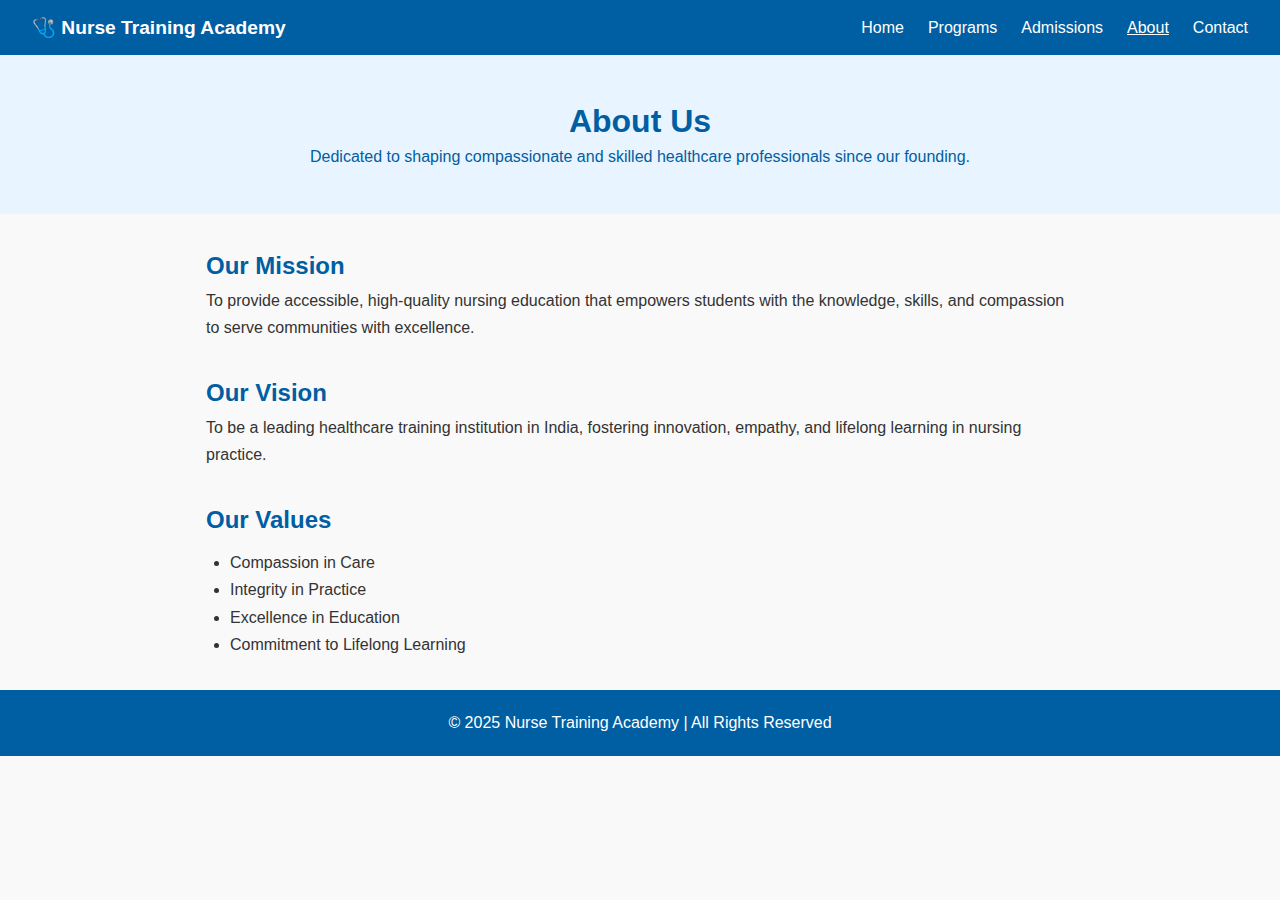
<file: about.html>
<!DOCTYPE html>
<html lang="en">
<head>
  <meta charset="UTF-8">
  <meta name="viewport" content="width=device-width, initial-scale=1.0">
  <title>About Us - Nurse Training Academy</title>
  <link rel="stylesheet" href="style.css">
</head>
<body>
  <header>
    <div class="logo">🩺 Nurse Training Academy</div>
    <nav>
      <ul>
        <li><a href="index.html">Home</a></li>
        <li><a href="programs.html">Programs</a></li>
        <li><a href="admissions.html">Admissions</a></li>
        <li><a href="about.html" class="active">About</a></li>
        <li><a href="contact.html">Contact</a></li>
      </ul>
    </nav>
  </header>

  <section class="page-header">
    <h1>About Us</h1>
    <p>Dedicated to shaping compassionate and skilled healthcare professionals since our founding.</p>
  </section>

  <section class="content">
    <h2>Our Mission</h2>
    <p>To provide accessible, high-quality nursing education that empowers students with the knowledge, skills, and compassion to serve communities with excellence.</p>

    <h2>Our Vision</h2>
    <p>To be a leading healthcare training institution in India, fostering innovation, empathy, and lifelong learning in nursing practice.</p>

    <h2>Our Values</h2>
    <ul>
      <li>Compassion in Care</li>
      <li>Integrity in Practice</li>
      <li>Excellence in Education</li>
      <li>Commitment to Lifelong Learning</li>
    </ul>
  </section>

  <footer>
    <p>© 2025 Nurse Training Academy | All Rights Reserved</p>
  </footer>
</body>
</html>
</file>
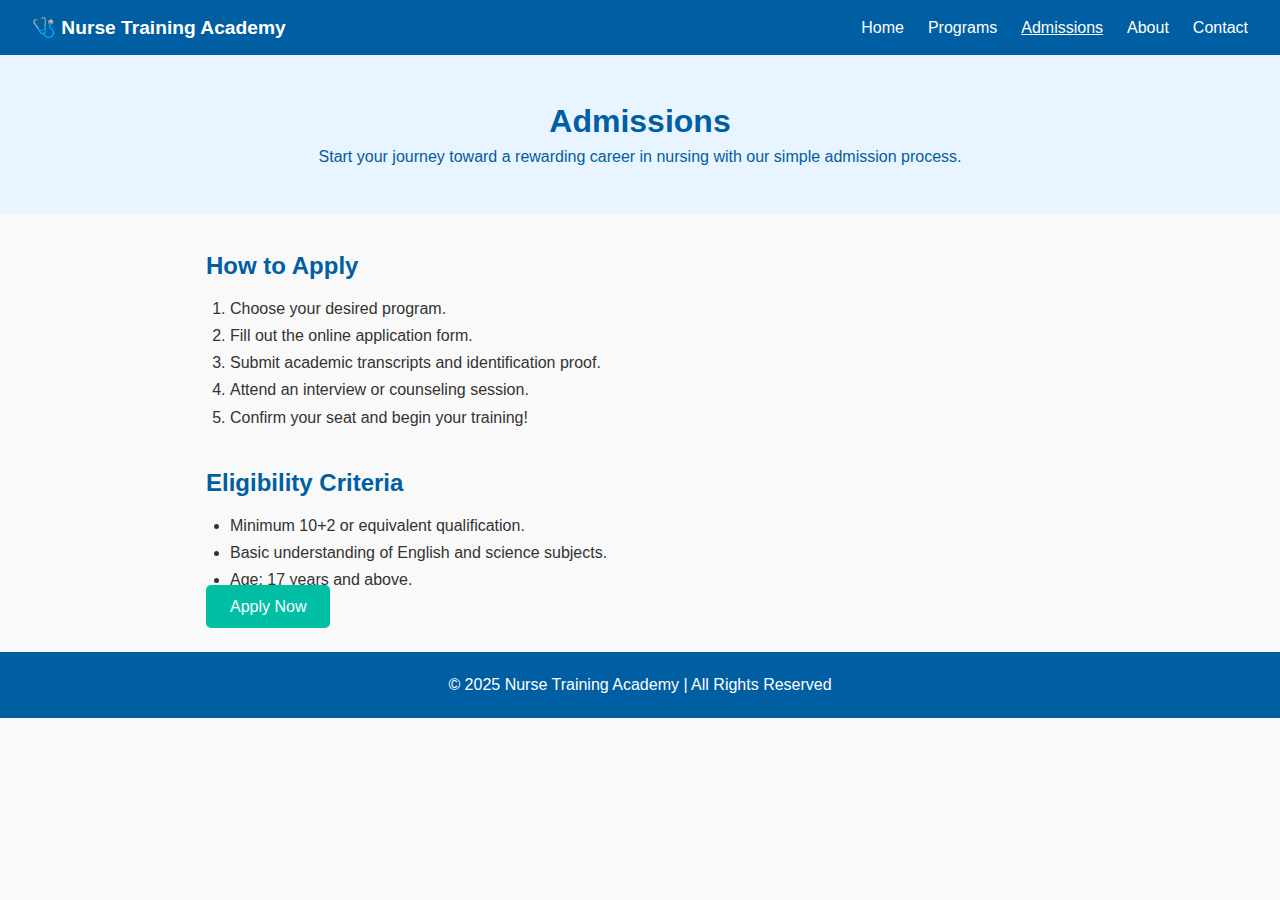
<file: admissions.html>
<!DOCTYPE html>
<html lang="en">
<head>
  <meta charset="UTF-8">
  <meta name="viewport" content="width=device-width, initial-scale=1.0">
  <title>Admissions - Nurse Training Academy</title>
  <link rel="stylesheet" href="style.css">
</head>
<body>
  <header>
    <div class="logo">🩺 Nurse Training Academy</div>
    <nav>
      <ul>
        <li><a href="index.html">Home</a></li>
        <li><a href="programs.html">Programs</a></li>
        <li><a href="admissions.html" class="active">Admissions</a></li>
        <li><a href="about.html">About</a></li>
        <li><a href="contact.html">Contact</a></li>
      </ul>
    </nav>
  </header>

  <section class="page-header">
    <h1>Admissions</h1>
    <p>Start your journey toward a rewarding career in nursing with our simple admission process.</p>
  </section>

  <section class="content">
    <h2>How to Apply</h2>
    <ol>
      <li>Choose your desired program.</li>
      <li>Fill out the online application form.</li>
      <li>Submit academic transcripts and identification proof.</li>
      <li>Attend an interview or counseling session.</li>
      <li>Confirm your seat and begin your training!</li>
    </ol>

    <h2>Eligibility Criteria</h2>
    <ul>
      <li>Minimum 10+2 or equivalent qualification.</li>
      <li>Basic understanding of English and science subjects.</li>
      <li>Age: 17 years and above.</li>
    </ul>

    <a href="contact.html" class="btn">Apply Now</a>
  </section>

  <footer>
    <p>© 2025 Nurse Training Academy | All Rights Reserved</p>
  </footer>
</body>
</html>
</file>
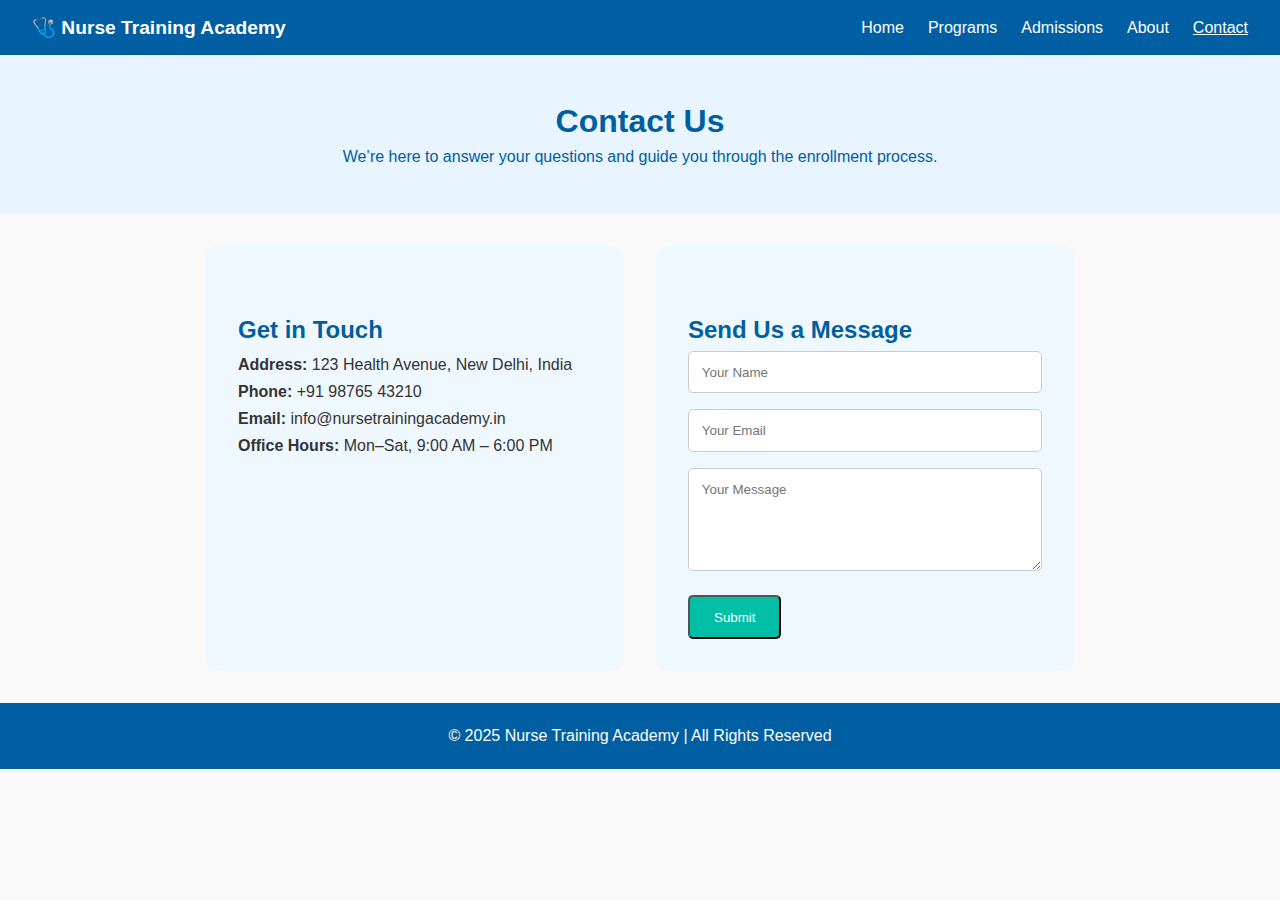
<file: contact.html>
<!DOCTYPE html>
<html lang="en">
<head>
  <meta charset="UTF-8">
  <meta name="viewport" content="width=device-width, initial-scale=1.0">
  <title>Contact Us - Nurse Training Academy</title>
  <link rel="stylesheet" href="style.css">
</head>
<body>
  <header>
    <div class="logo">🩺 Nurse Training Academy</div>
    <nav>
      <ul>
        <li><a href="index.html">Home</a></li>
        <li><a href="programs.html">Programs</a></li>
        <li><a href="admissions.html">Admissions</a></li>
        <li><a href="about.html">About</a></li>
        <li><a href="contact.html" class="active">Contact</a></li>
      </ul>
    </nav>
  </header>

  <section class="page-header">
    <h1>Contact Us</h1>
    <p>We’re here to answer your questions and guide you through the enrollment process.</p>
  </section>

  <section class="content contact-section">
    <div class="contact-info">
      <h2>Get in Touch</h2>
      <p><strong>Address:</strong> 123 Health Avenue, New Delhi, India</p>
      <p><strong>Phone:</strong> +91 98765 43210</p>
      <p><strong>Email:</strong> info@nursetrainingacademy.in</p>
      <p><strong>Office Hours:</strong> Mon–Sat, 9:00 AM – 6:00 PM</p>
    </div>
    <!-- todo: need to implement submit functionality -->
     
    <div class="contact-form">
      <h2>Send Us a Message</h2>
      <form action="#" method="post">
        <input type="text" placeholder="Your Name" required>
        <input type="email" placeholder="Your Email" required>
        <textarea placeholder="Your Message" rows="5" required></textarea>
        <button type="submit" class="btn">Submit</button>
      </form>
    </div>
  </section>

  <footer>
    <p>© 2025 Nurse Training Academy | All Rights Reserved</p>
  </footer>
</body>
</html>
</file>
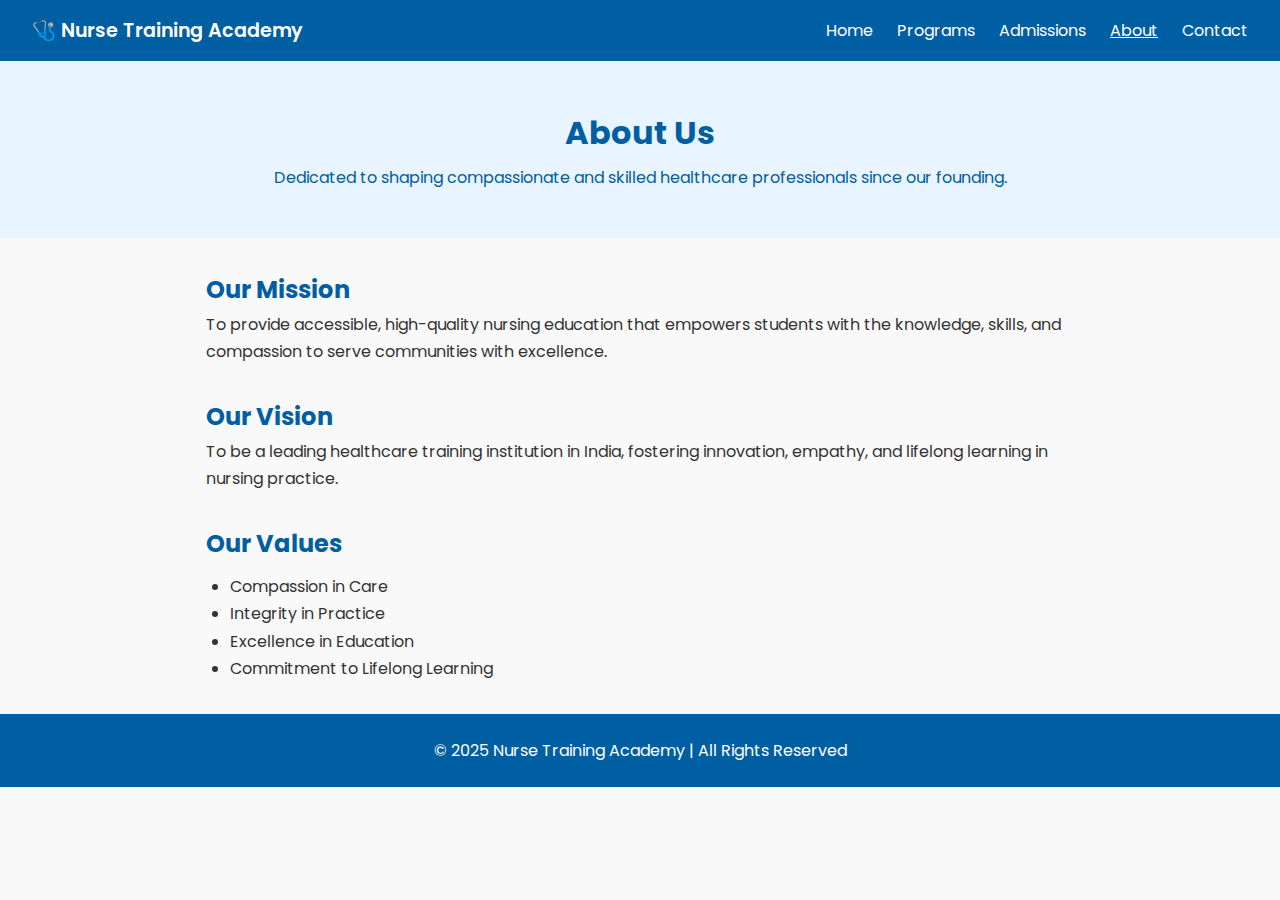
<file: public/about.html>
<!DOCTYPE html>
<html lang="en">
<head>
  <meta charset="UTF-8">
  <meta name="viewport" content="width=device-width, initial-scale=1.0">
  <title>About Us - Nurse Training Academy</title>
  <link rel="stylesheet" href="style.css">
  <link href="https://fonts.googleapis.com/css2?family=Poppins:wght@300;400;600&display=swap" rel="stylesheet">
</head>
<body>
  <header class="navigation">
    <div class="logo">🩺 Nurse Training Academy</div>
    <nav>
      <ul class="navigation-list">
        <li><a href="index.html">Home</a></li>
        <li><a href="programs.html">Programs</a></li>
        <li><a href="admissions.html">Admissions</a></li>
        <li><a href="about.html" class="active">About</a></li>
        <li><a href="contact.html">Contact</a></li>
      </ul>
    </nav>
  </header>

  <section class="page-header">
    <h1>About Us</h1>
    <p>Dedicated to shaping compassionate and skilled healthcare professionals since our founding.</p>
  </section>

  <section class="content">
    <h2>Our Mission</h2>
    <p>To provide accessible, high-quality nursing education that empowers students with the knowledge, skills, and compassion to serve communities with excellence.</p>

    <h2>Our Vision</h2>
    <p>To be a leading healthcare training institution in India, fostering innovation, empathy, and lifelong learning in nursing practice.</p>

    <h2>Our Values</h2>
    <ul>
      <li>Compassion in Care</li>
      <li>Integrity in Practice</li>
      <li>Excellence in Education</li>
      <li>Commitment to Lifelong Learning</li>
    </ul>
  </section>

  <footer>
    <p>© 2025 Nurse Training Academy | All Rights Reserved</p>
  </footer>
</body>
</html>
</file>
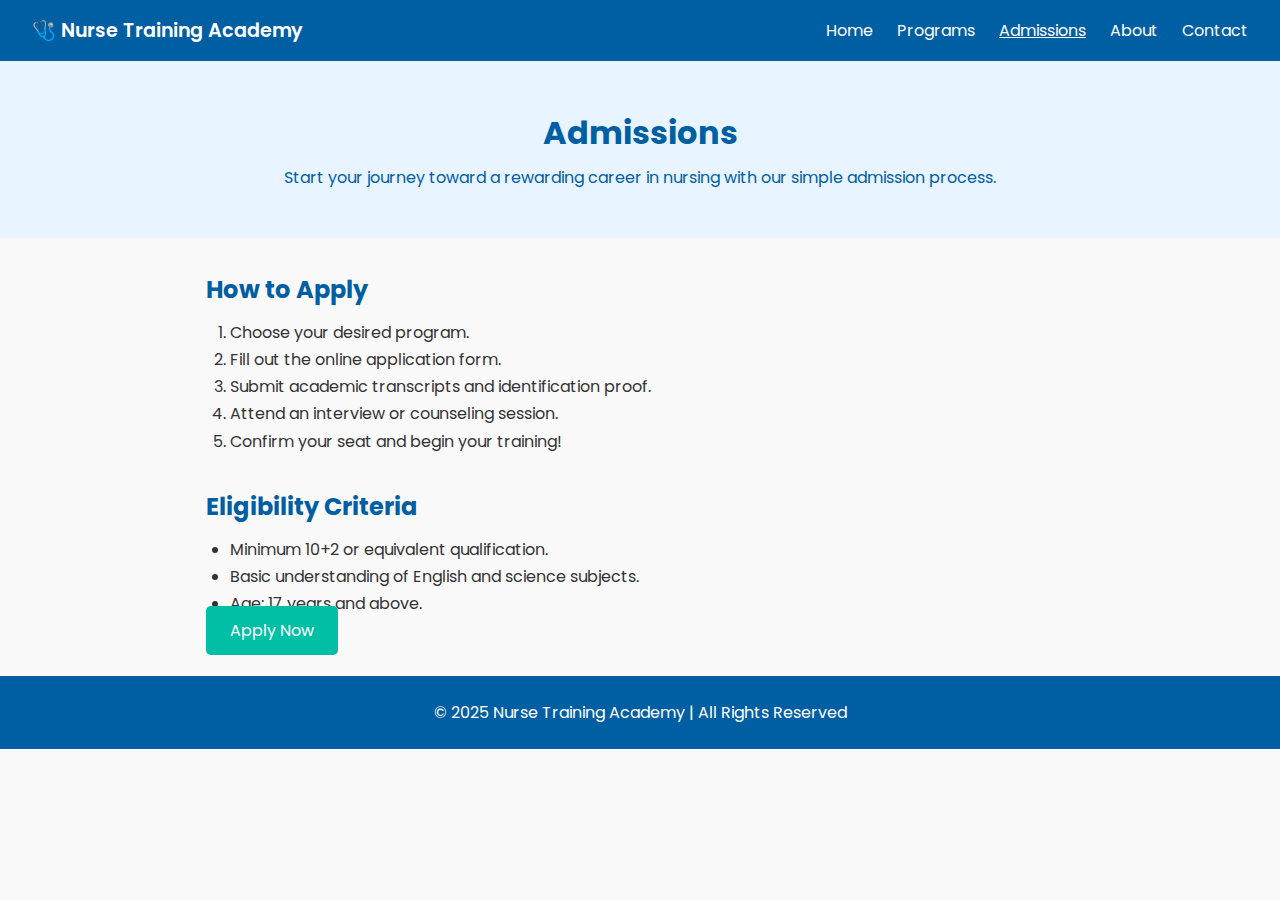
<file: public/admissions.html>
<!DOCTYPE html>
<html lang="en">
<head>
  <meta charset="UTF-8">
  <meta name="viewport" content="width=device-width, initial-scale=1.0">
  <title>Admissions - Nurse Training Academy</title>
  <link rel="stylesheet" href="style.css">
  <link href="https://fonts.googleapis.com/css2?family=Poppins:wght@300;400;600&display=swap" rel="stylesheet">
</head>
<body>
  <header  class="navigation">
    <div class="logo">🩺 Nurse Training Academy</div>
    <nav>
      <ul class="navigation-list">
        <li><a href="index.html">Home</a></li>
        <li><a href="programs.html">Programs</a></li>
        <li><a href="admissions.html" class="active">Admissions</a></li>
        <li><a href="about.html">About</a></li>
        <li><a href="contact.html">Contact</a></li>
      </ul>
    </nav>
  </header>

  <section class="page-header">
    <h1>Admissions</h1>
    <p>Start your journey toward a rewarding career in nursing with our simple admission process.</p>
  </section>

  <section class="content">
    <h2>How to Apply</h2>
    <ol>
      <li>Choose your desired program.</li>
      <li>Fill out the online application form.</li>
      <li>Submit academic transcripts and identification proof.</li>
      <li>Attend an interview or counseling session.</li>
      <li>Confirm your seat and begin your training!</li>
    </ol>

    <h2>Eligibility Criteria</h2>
    <ul>
      <li>Minimum 10+2 or equivalent qualification.</li>
      <li>Basic understanding of English and science subjects.</li>
      <li>Age: 17 years and above.</li>
    </ul>

    <a href="contact.html" class="btn">Apply Now</a>
  </section>

  <footer>
    <p>© 2025 Nurse Training Academy | All Rights Reserved</p>
  </footer>
</body>
</html>
</file>
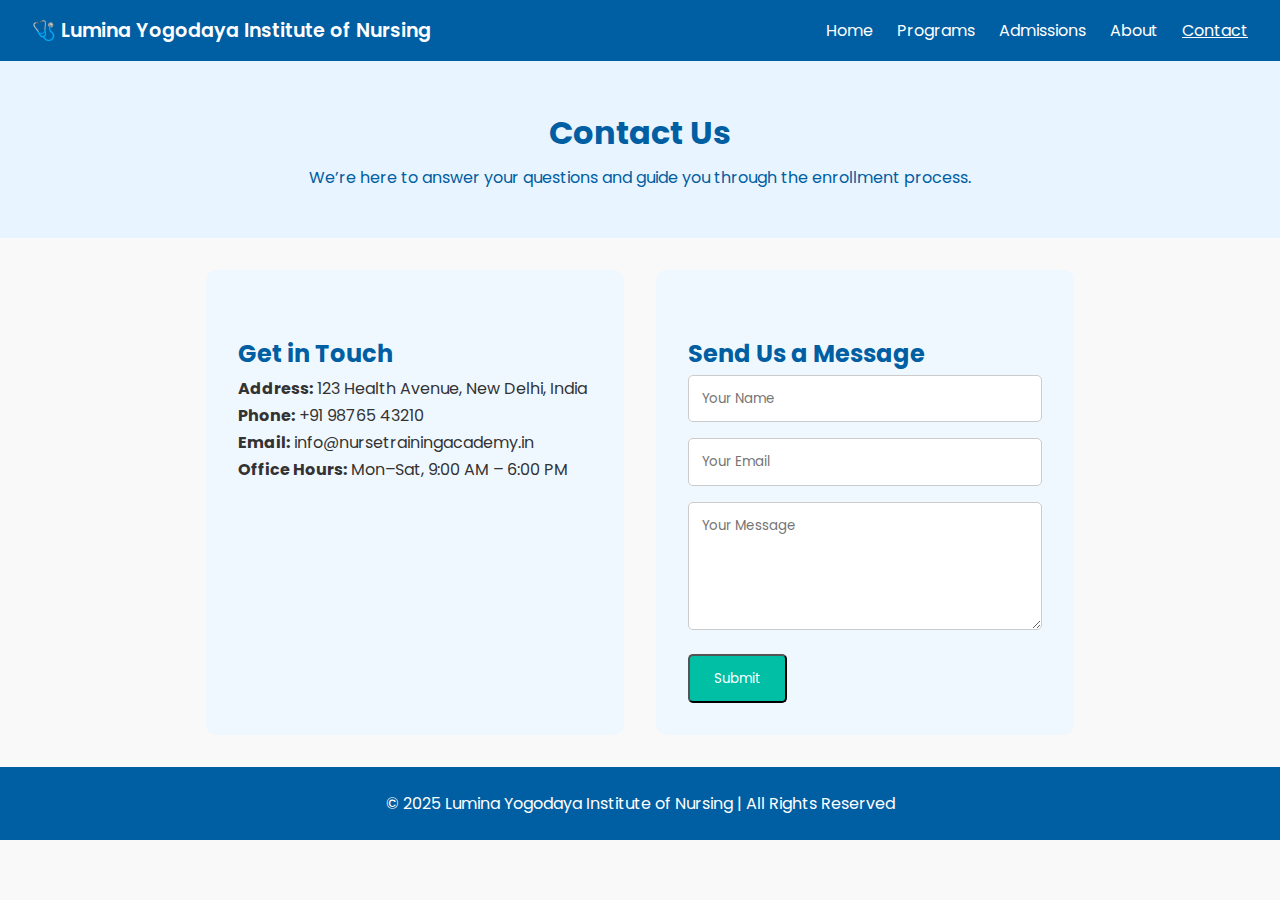
<file: public/contact.html>
<!DOCTYPE html>
<html lang="en">
<head>
  <meta charset="UTF-8">
  <meta name="viewport" content="width=device-width, initial-scale=1.0">
  <title>Contact Us - Lumina Yogodaya Institute of Nursing</title>
  <link rel="icon" type="image/svg+xml" href="favicon.svg" />
  <link rel="stylesheet" href="style.css">
  <link href="https://fonts.googleapis.com/css2?family=Poppins:wght@300;400;600&display=swap" rel="stylesheet">
</head>
<body>
  <header class="navigation">
    <div class="logo">🩺 Lumina Yogodaya Institute of Nursing</div>
    <nav>
      <ul class="navigation-list">
        <li><a href="index.html">Home</a></li>
        <li><a href="programs.html">Programs</a></li>
        <li><a href="admissions.html">Admissions</a></li>
        <li><a href="about.html">About</a></li>
        <li><a href="contact.html" class="active">Contact</a></li>
      </ul>
    </nav>
  </header>

  <section class="page-header">
    <h1>Contact Us</h1>
    <p>We’re here to answer your questions and guide you through the enrollment process.</p>
  </section>

  <section class="content contact-section">
    <div class="contact-info">
      <h2>Get in Touch</h2>
      <p><strong>Address:</strong> 123 Health Avenue, New Delhi, India</p>
      <p><strong>Phone:</strong> +91 98765 43210</p>
      <p><strong>Email:</strong> info@nursetrainingacademy.in</p>
      <p><strong>Office Hours:</strong> Mon–Sat, 9:00 AM – 6:00 PM</p>
    </div>
    <!-- todo: need to implement submit functionality -->
     
    <div class="contact-form">
      <h2>Send Us a Message</h2>
      <form action="#" method="post">
        <input type="text" placeholder="Your Name" required>
        <input type="email" placeholder="Your Email" required>
        <textarea placeholder="Your Message" rows="5" required></textarea>
        <button type="submit" class="btn">Submit</button>
      </form>
    </div>
  </section>

  <footer>
    <p>© 2025 Lumina Yogodaya Institute of Nursing | All Rights Reserved</p>
  </footer>
</body>
</html>
</file>
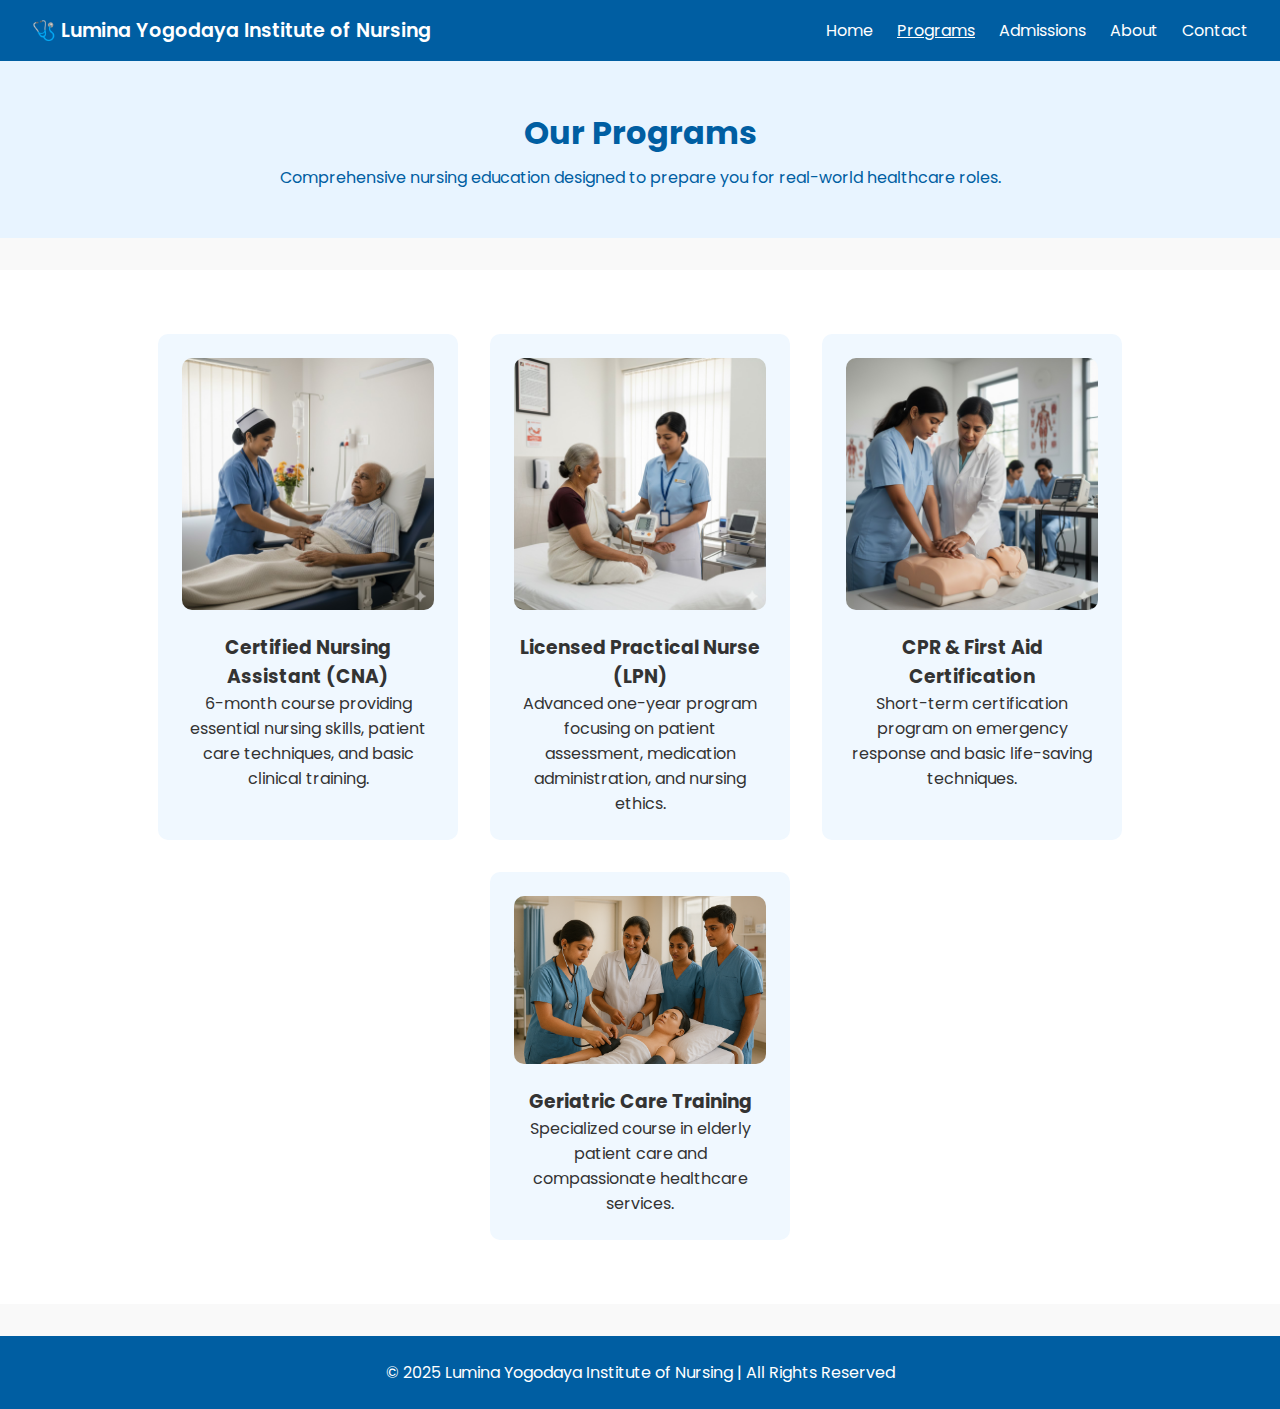
<file: public/programs.html>
<!DOCTYPE html>
<html lang="en">
<head>
  <meta charset="UTF-8">
  <meta name="viewport" content="width=device-width, initial-scale=1.0">
  <title>Programs - Lumina Yogodaya Institute of Nursing</title>
  <link rel="icon" type="image/svg+xml" href="favicon.svg" />
  <link rel="stylesheet" href="style.css">
  <link href="https://fonts.googleapis.com/css2?family=Poppins:wght@300;400;600&display=swap" rel="stylesheet">
</head>
<body>
  <!-- HEADER -->
  <header class="navigation">
    <div class="logo">🩺 Lumina Yogodaya Institute of Nursing</div>
    <nav>
      <ul class="navigation-list">
        <li><a href="index.html">Home</a></li>
        <li><a href="programs.html" class="active">Programs</a></li>
        <li><a href="admissions.html">Admissions</a></li>
        <li><a href="about.html">About</a></li>
        <li><a href="contact.html">Contact</a></li>
      </ul>
    </nav>
  </header>

  <!-- PROGRAMS PAGE -->
  <section class="page-header">
    <h1>Our Programs</h1>
    <p>Comprehensive nursing education designed to prepare you for real-world healthcare roles.</p>
  </section>

  <section class="programs">
    <div class="program-list">
      <div class="program-card">
        <img src="images/cna.jpg" alt="CNA Program">
        <h3>Certified Nursing Assistant (CNA)</h3>
        <p>6-month course providing essential nursing skills, patient care techniques, and basic clinical training.</p>
      </div>

      <div class="program-card">
        <img src="images/lpn.jpg" alt="LPN Program">
        <h3>Licensed Practical Nurse (LPN)</h3>
        <p>Advanced one-year program focusing on patient assessment, medication administration, and nursing ethics.</p>
      </div>

      <div class="program-card">
        <img src="images/cpr.jpg" alt="CPR Program">
        <h3>CPR & First Aid Certification</h3>
        <p>Short-term certification program on emergency response and basic life-saving techniques.</p>
      </div>

      <div class="program-card">
        <img src="images/hands-on.png" alt="Geriatric Care">
        <h3>Geriatric Care Training</h3>
        <p>Specialized course in elderly patient care and compassionate healthcare services.</p>
      </div>
    </div>
  </section>

  <!-- FOOTER -->
  <footer>
    <p>© 2025 Lumina Yogodaya Institute of Nursing | All Rights Reserved</p>
  </footer>
</body>
</html>
</file>
<file: style.css>
* {
  margin: 0;
  padding: 0;
  box-sizing: border-box;
  font-family: 'Poppins', sans-serif;
}

body {
  color: #333;
  background-color: #f9f9f9;
}

header {
  background: #005ea2;
  color: #fff;
  display: flex;
  justify-content: space-between;
  align-items: center;
  padding: 1rem 2rem;
}

header .logo {
  font-weight: 600;
  font-size: 1.2rem;
}

nav ul {
  display: flex;
  gap: 1.5rem;
  list-style: none;
}

nav a {
  color: #fff;
  text-decoration: none;
  font-weight: 400;
}

nav a:hover {
  text-decoration: underline;
}

.hero {
  background: url('images/hero.jpg') center/cover no-repeat;
  color: #fff;
  text-align: center;
  padding: 6rem 1rem;
}

.hero-text {
  max-width: 700px;
  margin: auto;
  background-color: rgba(0, 0, 0, 0.5);
  padding: 2rem;
  border-radius: 10px;
}

.hero h1 {
  font-size: 2.5rem;
  margin-bottom: 1rem;
}

.hero p {
  font-size: 1.1rem;
  margin-bottom: 1.5rem;
}

.btn {
  background: #00bfa5;
  color: white;
  padding: 0.8rem 1.5rem;
  text-decoration: none;
  border-radius: 5px;
}

.btn:hover {
  background: #009e8a;
}

.features, .programs, .testimonials {
  text-align: center;
  padding: 4rem 2rem;
  background: #fff;
  margin: 2rem 0;
}

.features h2, .programs h2, .testimonials h2 {
  color: #005ea2;
  margin-bottom: 2rem;
}

.feature-container, .program-list {
  display: flex;
  justify-content: center;
  gap: 2rem;
  flex-wrap: wrap;
}

.feature, .program-card {
  background: #f0f8ff;
  border-radius: 10px;
  padding: 1.5rem;
  max-width: 300px;
  text-align: center;
}

.feature img, .program-card img {
  width: 100%;
  border-radius: 10px;
  margin-bottom: 1rem;
}

.testimonial {
  background: #e8f4ff;
  margin: 1rem auto;
  padding: 1.5rem;
  max-width: 600px;
  border-radius: 8px;
}

footer {
  text-align: center;
  background: #005ea2;
  color: #fff;
  padding: 1.5rem 1rem;
}

footer a {
  color: #fff;
  text-decoration: underline;
}

.page-header {
  text-align: center;
  background-color: #e8f4ff;
  padding: 3rem 1rem;
  color: #005ea2;
}

.page-header h1 {
  margin-bottom: 0.5rem;
}

.content {
  max-width: 900px;
  margin: 2rem auto;
  padding: 0 1rem;
  line-height: 1.7;
}

.content h2 {
  color: #005ea2;
  margin-top: 2rem;
}

.content ol, .content ul {
  margin-left: 1.5rem;
  margin-top: 0.5rem;
}

.contact-section {
  display: flex;
  flex-wrap: wrap;
  gap: 2rem;
  justify-content: center;
}

.contact-info, .contact-form {
  flex: 1;
  min-width: 300px;
  background: #f0f8ff;
  padding: 2rem;
  border-radius: 10px;
}

.contact-form form input, .contact-form form textarea {
  width: 100%;
  padding: 0.8rem;
  margin-bottom: 1rem;
  border: 1px solid #ccc;
  border-radius: 5px;
}

.active {
  text-decoration: underline;
}
</file>
<file: public/style.css>
* {
  margin: 0;
  padding: 0;
  box-sizing: border-box;
  font-family: 'Poppins', sans-serif;
}

body {
  color: #333;
  background-color: #f9f9f9;
}

header {
  background: #005ea2;
  color: #fff;
  display: flex;
  justify-content: space-between;
  align-items: center;
  padding: 1rem 2rem;
}

header .logo {
  font-weight: 600;
  font-size: 1.2rem;
}

nav ul {
  display: flex;
  gap: 1.5rem;
  list-style: none;
}

nav a {
  color: #fff;
  text-decoration: none;
  font-weight: 400;
}

nav a:hover {
  text-decoration: underline;
}

.hero {
  background: url('images/hero.jpg') center/cover no-repeat;
  color: #fff;
  text-align: center;
  padding: 6rem 1rem;
}

.hero-text {
  max-width: 700px;
  margin: auto;
  background-color: rgba(0, 0, 0, 0.5);
  padding: 2rem;
  border-radius: 10px;
}

.hero h1 {
  font-size: 2.5rem;
  margin-bottom: 1rem;
}

.hero p {
  font-size: 1.1rem;
  margin-bottom: 1.5rem;
}

.btn {
  background: #00bfa5;
  color: white;
  padding: 0.8rem 1.5rem;
  text-decoration: none;
  border-radius: 5px;
}

.btn:hover {
  background: #009e8a;
}

.features, .programs, .testimonials {
  text-align: center;
  padding: 4rem 2rem;
  background: #fff;
  margin: 2rem 0;
}

.features h2, .programs h2, .testimonials h2 {
  color: #005ea2;
  margin-bottom: 2rem;
}

.feature-container, .program-list {
  display: flex;
  justify-content: center;
  gap: 2rem;
  flex-wrap: wrap;
}

.feature, .program-card {
  background: #f0f8ff;
  border-radius: 10px;
  padding: 1.5rem;
  max-width: 300px;
  text-align: center;
}

.feature img, .program-card img {
  width: 100%;
  border-radius: 10px;
  margin-bottom: 1rem;
}

.testimonial {
  background: #e8f4ff;
  margin: 1rem auto;
  padding: 1.5rem;
  max-width: 600px;
  border-radius: 8px;
}

footer {
  text-align: center;
  background: #005ea2;
  color: #fff;
  padding: 1.5rem 1rem;
}

footer a {
  color: #fff;
  text-decoration: underline;
}

.page-header {
  text-align: center;
  background-color: #e8f4ff;
  padding: 3rem 1rem;
  color: #005ea2;
}

.page-header h1 {
  margin-bottom: 0.5rem;
}

.content {
  max-width: 900px;
  margin: 2rem auto;
  padding: 0 1rem;
  line-height: 1.7;
}

.content h2 {
  color: #005ea2;
  margin-top: 2rem;
}

.content ol, .content ul {
  margin-left: 1.5rem;
  margin-top: 0.5rem;
}

.contact-section {
  display: flex;
  flex-wrap: wrap;
  gap: 2rem;
  justify-content: center;
}

.contact-info, .contact-form {
  flex: 1;
  min-width: 300px;
  background: #f0f8ff;
  padding: 2rem;
  border-radius: 10px;
}

.contact-form form input, .contact-form form textarea {
  width: 100%;
  padding: 0.8rem;
  margin-bottom: 1rem;
  border: 1px solid #ccc;
  border-radius: 5px;
}

.active {
  text-decoration: underline;
}
</file>
